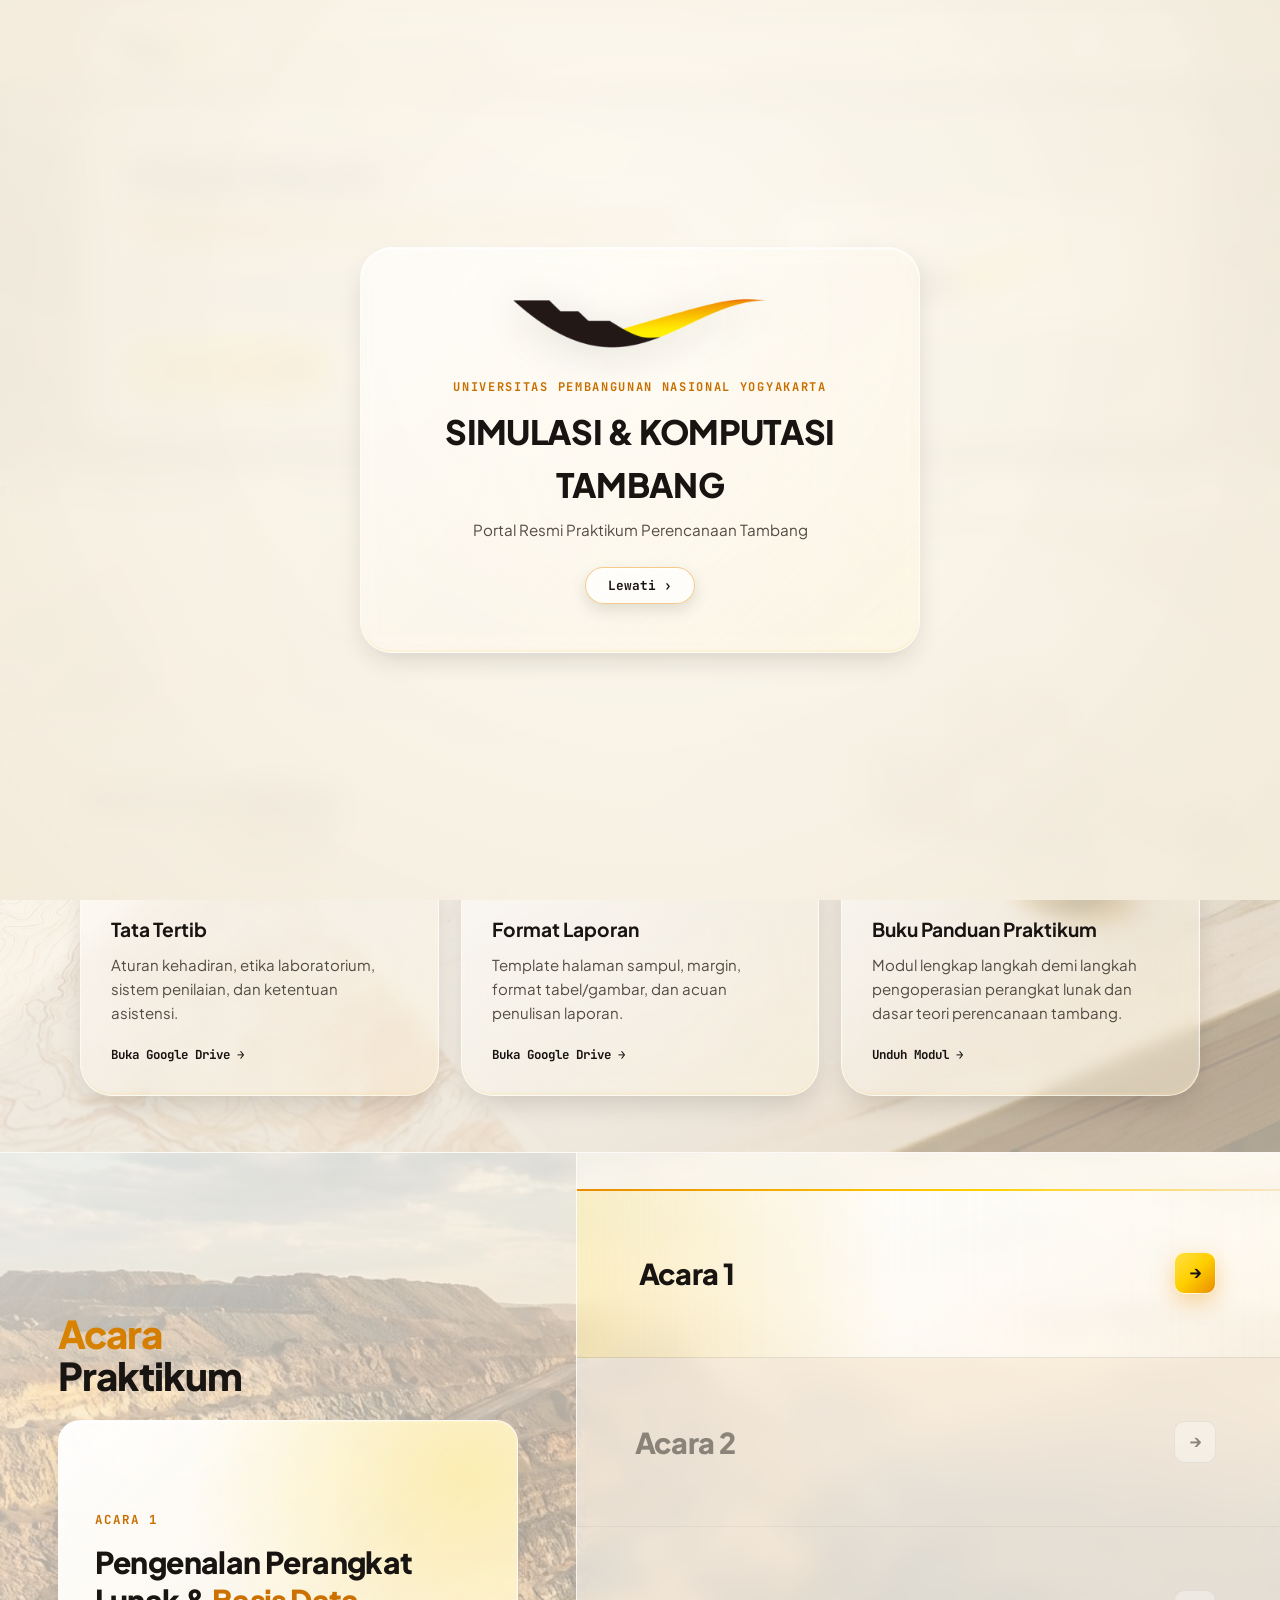
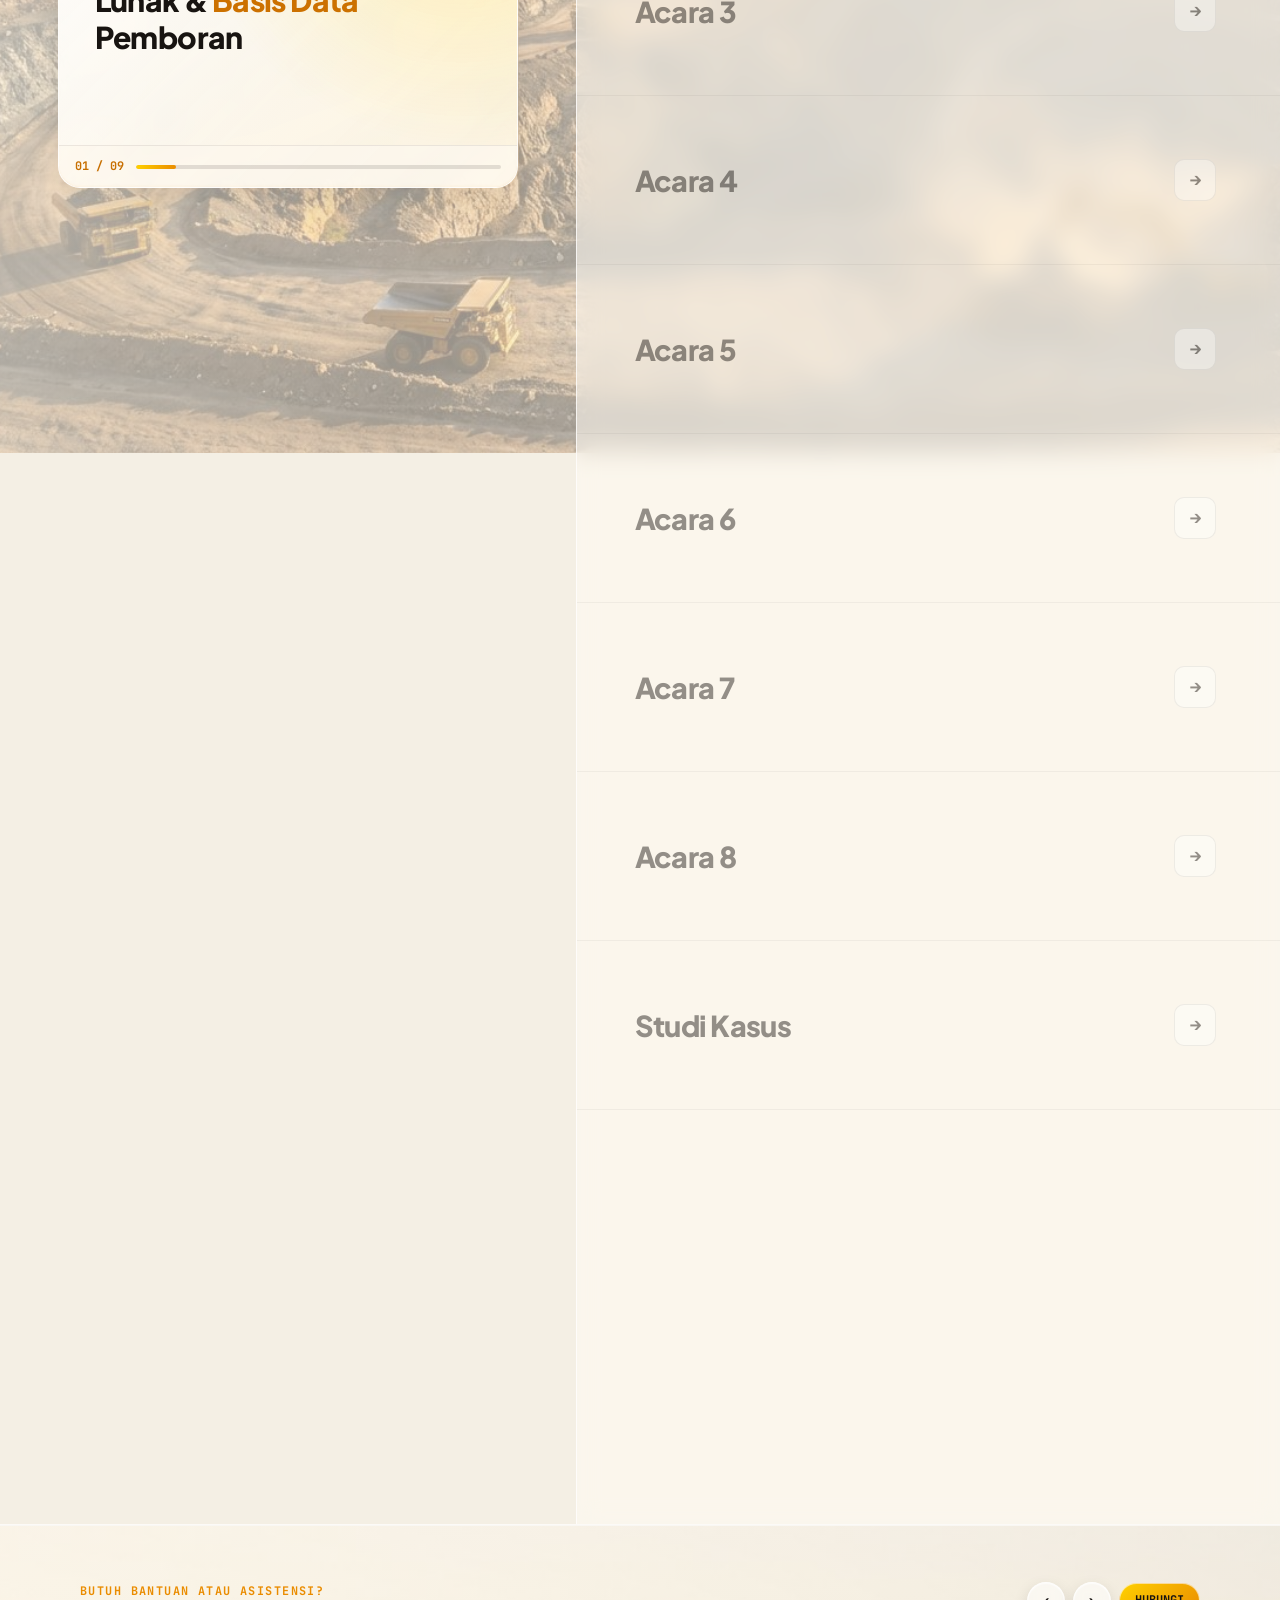
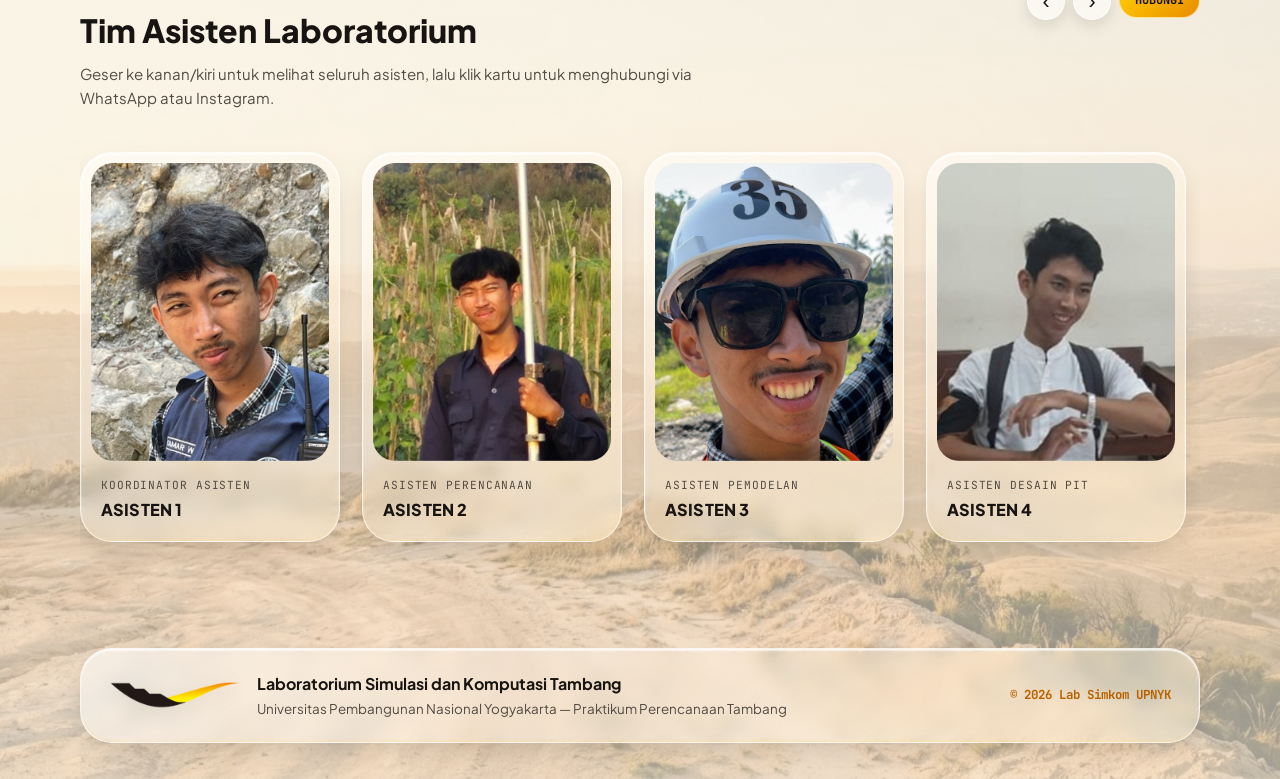
<file: index.html>
<!DOCTYPE html>
<html lang="id">
<head>
  <meta charset="UTF-8" />
  <meta name="viewport" content="width=device-width, initial-scale=1.0" />
  <meta name="color-scheme" content="only light" />
  <meta name="google-site-verification" content="trUan8e5d2ZFE9cuDqi2zqMJDxaG5qKQFg_hDj71elA" />
  <link rel="canonical" href="https://labsimkom-upnyk.github.io/" />
  <title>Laboratorium Simulasi &amp; Komputasi Tambang — UPN Yogyakarta</title>
  <link rel="icon" type="image/png" href="assets/favicon.png" />
  <link rel="apple-touch-icon" href="assets/favicon.png" />
  <meta
    name="description"
    content="Portal resmi Praktikum Perencanaan Tambang — Laboratorium Simulasi dan Komputasi Tambang, Universitas Pembangunan Nasional Yogyakarta."
  />
  <link rel="preconnect" href="https://fonts.googleapis.com" />
  <link rel="preconnect" href="https://fonts.gstatic.com" crossorigin />
  <link
    href="https://fonts.googleapis.com/css2?family=JetBrains+Mono:wght@500;700&family=Plus+Jakarta+Sans:wght@400;500;600;700;800&display=swap"
    rel="stylesheet"
  />
  <link rel="stylesheet" href="style.css" />
</head>
<body>
  <!-- Latar atmosfer cair (gradien statis ringan tanpa filter blur animasi agar tetap 60fps) -->
  <div class="ambient-backdrop" aria-hidden="true">
    <div class="ambient-topo"></div>
  </div>

  <!-- Tanda sudut teknis (registration marks) ala blueprint tambang -->
  <div class="corner-mark tl" aria-hidden="true"></div>
  <div class="corner-mark tr" aria-hidden="true"></div>
  <div class="corner-mark bl" aria-hidden="true"></div>
  <div class="corner-mark br" aria-hidden="true"></div>

  <!-- =========================================================
       1. SPLASH SCREEN PEMBUKA (hilang otomatis dalam 3.2 detik)
       ========================================================= -->
  <div id="splash-overlay" class="splash-overlay" role="dialog" aria-label="Layar Pembuka">
    <div class="splash-content lg-panel">
      <img
        src="assets/logo-swoosh.png"
        alt="Logo Laboratorium Simulasi dan Komputasi Tambang"
        class="splash-logo"
      />
      <p class="splash-kicker">UNIVERSITAS PEMBANGUNAN NASIONAL YOGYAKARTA</p>
      <h1 class="splash-title">SIMULASI &amp; KOMPUTASI TAMBANG</h1>
      <p class="splash-subtitle">Portal Resmi Praktikum Perencanaan Tambang</p>
      <button id="splash-skip" class="splash-skip lg-pill" type="button">Lewati &rsaquo;</button>
    </div>
  </div>
  <script>
    (function () {
      var fromParam = new URLSearchParams(window.location.search).get("from") === "acara";
      var fromStorage = false;
      try { fromStorage = sessionStorage.getItem("simkom_from_acara") === "1"; } catch (_) {}
      var fromReferrer = document.referrer && document.referrer.indexOf("acara.html") !== -1;
      var navEntries = performance.getEntriesByType ? performance.getEntriesByType("navigation") : [];
      var isBackForward = navEntries.length > 0 && navEntries[0].type === "back_forward";
      if (fromParam || fromStorage || fromReferrer || isBackForward) {
        document.getElementById("splash-overlay").classList.add("is-quick-return");
      }
    })();
  </script>

  <!-- =========================================================
       2. HEADER / NAVIGASI ATAS (FLOATING LIQUID GLASS PILL)
       ========================================================= -->
  <header class="site-header">
    <div class="container">
      <div class="header-inner lg-panel lg-nav-shell">
        <a href="#top" class="brand">
          <img src="assets/logo-swoosh.png" alt="Logo Lab" class="brand-logo" />
          <div class="brand-text">
            <span class="brand-label">LABORATORIUM</span>
            <strong class="brand-name">Simulasi &amp; Komputasi Tambang</strong>
          </div>
        </a>

        <nav class="header-nav" aria-label="Navigasi Utama">
          <a href="#dokumen-umum">Dokumen</a>
          <a href="#acara-showcase">Acara</a>
          <a href="#tim-asisten">Asisten</a>
        </nav>
      </div>
    </div>
  </header>

  <main id="top">
    <!-- =========================================================
         3. HERO BANNER & MARQUEE (BAGIAN HORIZONTAL 1: OPEN-PIT SUNRISE)
         ========================================================= -->
    <section class="hero-section mine-band mine-band-hero">
      <div class="container">
        <div class="hero-banner lg-panel">
          <div class="hero-banner-content">
            <h2 class="hero-banner-title">
              PRAKTIKUM<br />
              <span>PERENCANAAN TAMBANG</span>
            </h2>
            <p class="hero-banner-desc">
              Laboratorium Simulasi dan Komputasi Tambang — Pusat arsip modul, tata tertib,
              format laporan, dan informasi asisten praktikum.
            </p>
            <div class="hero-actions">
              <a href="#dokumen-umum" class="btn-primary">Akses Dokumen Wajib</a>
              <a href="#acara-showcase" class="btn-secondary lg-pill">Lihat Daftar Acara</a>
            </div>
          </div>

          <div class="hero-visual" aria-hidden="true">
            <div class="hero-swoosh-card lg-panel">
              <img src="assets/logo-swoosh.png" alt="" class="hero-swoosh-img" />
            </div>
          </div>
        </div>
      </div>

      <!-- Teks berjalan (marquee) — 2 grup identik agar loop 100% mulus tanpa putus/glitch -->
      <div class="marquee-bar" aria-hidden="true">
        <div class="marquee-track">
          <div class="marquee-group">
            <span>SIMULASI &amp; KOMPUTASI TAMBANG</span>
            <span class="dot">&bull;</span>
            <span>PRAKTIKUM PERENCANAAN TAMBANG</span>
            <span class="dot">&bull;</span>
            <span>UPN YOGYAKARTA</span>
            <span class="dot">&bull;</span>
            <span>MINE DESIGN &amp; SCHEDULING</span>
            <span class="dot">&bull;</span>
            <span>SIMULASI &amp; KOMPUTASI TAMBANG</span>
            <span class="dot">&bull;</span>
            <span>PRAKTIKUM PERENCANAAN TAMBANG</span>
            <span class="dot">&bull;</span>
            <span>UPN YOGYAKARTA</span>
            <span class="dot">&bull;</span>
            <span>MINE DESIGN &amp; SCHEDULING</span>
            <span class="dot">&bull;</span>
          </div>
          <div class="marquee-group">
            <span>SIMULASI &amp; KOMPUTASI TAMBANG</span>
            <span class="dot">&bull;</span>
            <span>PRAKTIKUM PERENCANAAN TAMBANG</span>
            <span class="dot">&bull;</span>
            <span>UPN YOGYAKARTA</span>
            <span class="dot">&bull;</span>
            <span>MINE DESIGN &amp; SCHEDULING</span>
            <span class="dot">&bull;</span>
            <span>SIMULASI &amp; KOMPUTASI TAMBANG</span>
            <span class="dot">&bull;</span>
            <span>PRAKTIKUM PERENCANAAN TAMBANG</span>
            <span class="dot">&bull;</span>
            <span>UPN YOGYAKARTA</span>
            <span class="dot">&bull;</span>
            <span>MINE DESIGN &amp; SCHEDULING</span>
            <span class="dot">&bull;</span>
          </div>
        </div>
      </div>
    </section>

    <!-- =========================================================
         4. SALAM PEMBUKA & DOKUMEN UMUM (BAGIAN HORIZONTAL 2: MEJA TEKNIK & PETA)
         Cara edit: ganti href="https://drive.google.com/..." dengan link folder Drive asli
         ========================================================= -->
    <section id="dokumen-umum" class="section mine-band mine-band-dokumen">
      <!-- Salam Pembuka dengan Efek Mengetik -->
      <div class="container intro-block reveal">
        <h2 class="typed-heading">
          <span id="typed-greeting"></span><span class="cursor" aria-hidden="true">|</span>
        </h2>
        <p class="intro-copy">
          Seluruh tata tertib, format laporan, hingga materi tiap acara praktikum Perencanaan
          Tambang dikumpulkan di satu halaman ini agar mudah diakses.
        </p>
      </div>

      <div class="container">
        <div class="section-header reveal">
          <div>
            <h2 class="section-title">Dokumen Umum</h2>
          </div>
          <span class="section-badge lg-pill">REF</span>
        </div>

        <div class="doc-grid">
          <a
            href="https://drive.google.com/drive/folders/1DL260wVIFwa9GalUEEsTtk2OMoZJF3aE"
            target="_blank"
            rel="noopener noreferrer"
            class="doc-card lg-panel reveal"
          >
            <span class="doc-num">01</span>
            <h3>Tata Tertib</h3>
            <p>Aturan kehadiran, etika laboratorium, sistem penilaian, dan ketentuan asistensi.</p>
            <span class="doc-link-label">Buka Google Drive &rarr;</span>
          </a>

          <a
            href="https://drive.google.com/drive/folders/1F_GwGfQdwwK6QBRptel_AIBLvNMVPJJE"
            target="_blank"
            rel="noopener noreferrer"
            class="doc-card lg-panel reveal"
          >
            <span class="doc-num">02</span>
            <h3>Format Laporan</h3>
            <p>Template halaman sampul, margin, format tabel/gambar, dan acuan penulisan laporan.</p>
            <span class="doc-link-label">Buka Google Drive &rarr;</span>
          </a>

          <a
            href="https://drive.google.com/drive/folders/1-zMuTLhX_UpdDlID4rgXIJeVytRyeJQW"
            target="_blank"
            rel="noopener noreferrer"
            class="doc-card lg-panel reveal"
          >
            <span class="doc-num">03</span>
            <h3>Buku Panduan Praktikum</h3>
            <p>Modul lengkap langkah demi langkah pengoperasian perangkat lunak dan dasar teori perencanaan tambang.</p>
            <span class="doc-link-label">Unduh Modul &rarr;</span>
          </a>
        </div>
      </div>
    </section>

    <!-- =========================================================
         5. ACARA PRAKTIKUM & STUDI KASUS (FULL-WIDTH STICKY SPLIT + LATAR STATIS TERANG)
         Catatan: Daftar acara & sandi diedit pada file data.js (ACARA_LIST & STUDI_KASUS_ITEM)
         ========================================================= -->
    <section id="acara-showcase" class="acara-ppa-section">
      <!-- Latar foto tambang statis (diam tidak ikut bergulir saat daftar kanan di-scroll) -->
      <div class="acara-bg-sticky" aria-hidden="true">
        <div class="acara-bg-photo"></div>
      </div>

      <div class="acara-split">
        <!-- Kolom Kiri (Sticky — tetap diam saat bagian kanan digulir) -->
        <div class="acara-sticky-col">
          <div class="acara-sticky-card">
            <h2 class="acara-sticky-title">
              <span>Acara</span> Praktikum
            </h2>

            <!-- Pratinjau visual yang otomatis berubah mengikuti urutan acara saat di-scroll -->
            <a id="acara-preview-link" href="acara.html?id=01" class="acara-preview-box">
              <div id="acara-preview-stage" class="acara-preview-stage"></div>
              <div class="acara-preview-bar">
                <span id="acara-preview-counter">01 / 09</span>
                <div class="acara-preview-progress">
                  <div id="acara-preview-progress-fill" class="acara-preview-progress-fill"></div>
                </div>
              </div>
            </a>
          </div>
        </div>

        <!-- Kolom Kanan (Daftar Acara 1–8 & Studi Kasus bergulir penuh sampai tepi kanan layar) -->
        <div id="acara-list" class="acara-scroll-list"></div>
      </div>
    </section>

    <!-- =========================================================
         6. TIM ASISTEN & FOOTER (PANORAMA TAMBANG TERANG)
         Catatan: Edit daftar asisten di data.js (bagian ASISTEN_LIST)
         ========================================================= -->
    <div class="mine-band mine-band-asisten">
      <section id="tim-asisten" class="section">
        <div class="container">
          <div class="section-header reveal">
            <div>
              <span class="section-kicker">BUTUH BANTUAN ATAU ASISTENSI?</span>
              <h2 class="section-title">Tim Asisten Laboratorium</h2>
              <p class="section-subtitle">
                Geser ke kanan/kiri untuk melihat seluruh asisten, lalu klik kartu untuk menghubungi via WhatsApp atau Instagram.
              </p>
            </div>
            <div class="asisten-header-controls">
              <button id="asisten-prev" class="asisten-arrow lg-pill" type="button" aria-label="Geser ke kiri">&lsaquo;</button>
              <button id="asisten-next" class="asisten-arrow lg-pill" type="button" aria-label="Geser ke kanan">&rsaquo;</button>
              <span class="section-badge badge-accent">HUBUNGI</span>
            </div>
          </div>

          <!-- Daftar asisten dirender otomatis oleh script.js dalam baris geser horizontal -->
          <div id="asisten-grid" class="asisten-grid" aria-label="Daftar Tim Asisten"></div>
        </div>
      </section>

      <!-- =========================================================
           8. FOOTER
           ========================================================= -->
      <footer class="site-footer">
        <div class="container">
          <div class="footer-inner lg-panel">
            <div class="footer-brand">
              <img src="assets/logo-swoosh.png" alt="Logo Lab" class="footer-logo" />
              <div>
                <strong>Laboratorium Simulasi dan Komputasi Tambang</strong>
                <p>Universitas Pembangunan Nasional Yogyakarta &mdash; Praktikum Perencanaan Tambang</p>
              </div>
            </div>
            <span class="footer-note">&copy; <span id="year-now"></span> Lab Simkom UPNYK</span>
          </div>
        </div>
      </footer>
    </div>
  </main>

  <script src="data.js"></script>
  <script src="script.js"></script>
</body>
</html>
</file>
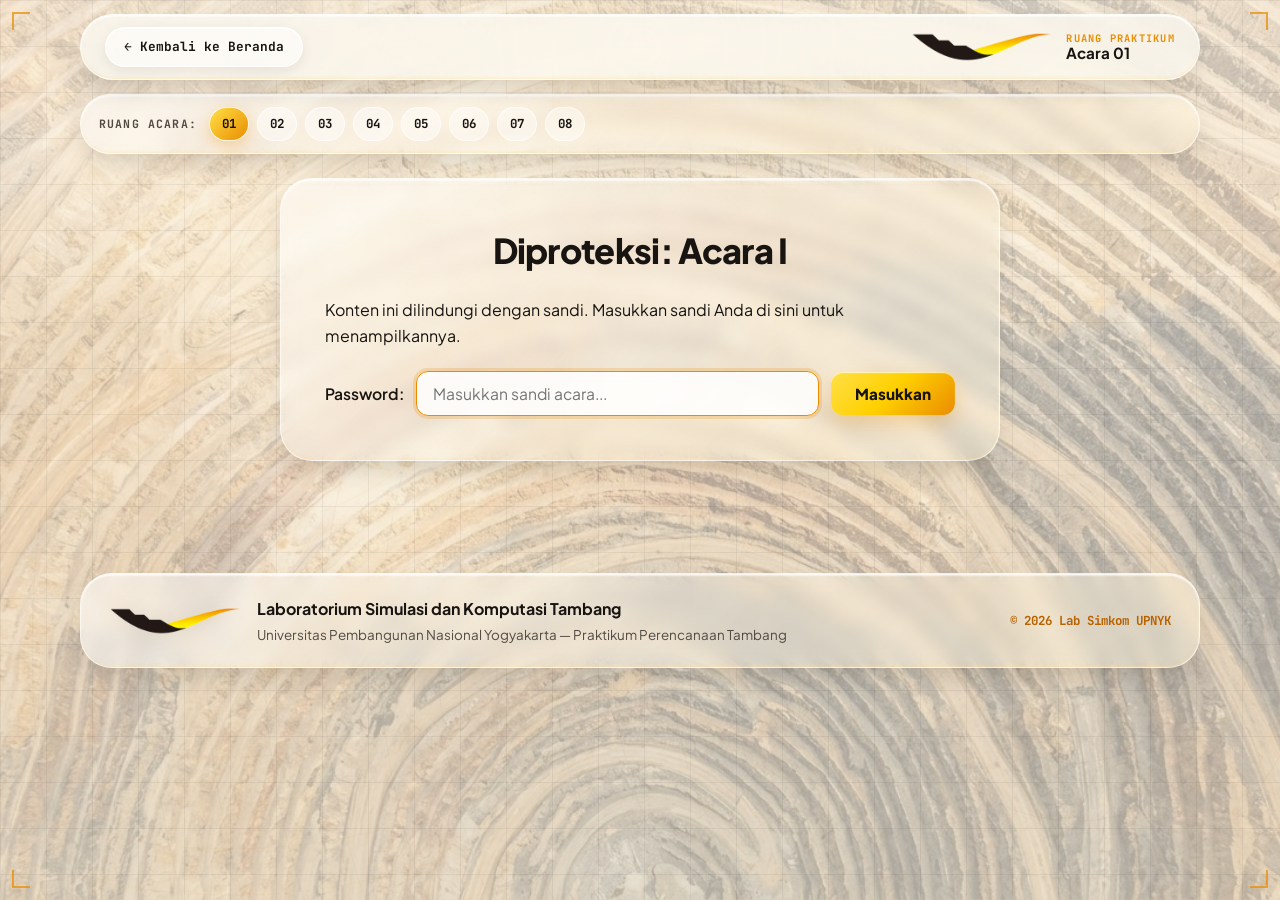
<file: acara.html>
<!DOCTYPE html>
<html lang="id">
<head>
  <meta charset="UTF-8" />
  <meta name="viewport" content="width=device-width, initial-scale=1.0" />
  <meta name="color-scheme" content="only light" />
  <title>Ruang Acara Praktikum — Lab Simulasi &amp; Komputasi Tambang UPN Yogyakarta</title>
  <link rel="icon" type="image/png" href="assets/favicon.png" />
  <link rel="apple-touch-icon" href="assets/favicon.png" />
  <meta
    name="description"
    content="Halaman ruang khusus acara Praktikum Perencanaan Tambang — Laboratorium Simulasi dan Komputasi Tambang, UPN Yogyakarta."
  />
  <link rel="preconnect" href="https://fonts.googleapis.com" />
  <link rel="preconnect" href="https://fonts.gstatic.com" crossorigin />
  <link
    href="https://fonts.googleapis.com/css2?family=JetBrains+Mono:wght@500;700&family=Plus+Jakarta+Sans:wght@400;500;600;700;800&display=swap"
    rel="stylesheet"
  />
  <link rel="stylesheet" href="style.css" />
</head>
<body class="page-acara-room">
  <!-- Latar atmosfer cair ringan (tanpa animasi blur berat agar tetap 60fps) -->
  <div class="ambient-backdrop" aria-hidden="true">
    <div class="ambient-topo"></div>
  </div>

  <!-- Tanda sudut teknis -->
  <div class="corner-mark tl" aria-hidden="true"></div>
  <div class="corner-mark tr" aria-hidden="true"></div>
  <div class="corner-mark bl" aria-hidden="true"></div>
  <div class="corner-mark br" aria-hidden="true"></div>

  <!-- =========================================================
       HEADER RUANG ACARA
       ========================================================= -->
  <header class="site-header">
    <div class="container">
      <div class="header-inner lg-panel lg-nav-shell">
        <a href="index.html?from=acara#acara-showcase" class="room-back-btn">
          &larr; Kembali ke Beranda
        </a>

        <a href="index.html?from=acara" class="brand room-brand-mini">
          <img src="assets/logo-swoosh.png" alt="Logo Lab" class="brand-logo" />
          <div class="brand-text">
            <span class="brand-label">RUANG PRAKTIKUM</span>
            <strong class="brand-name" id="room-header-title">Acara 01</strong>
          </div>
        </a>
      </div>
    </div>
  </header>

  <main id="room-main" class="room-main">
    <div class="container">
      <!-- Bar pintasan pindah ruang acara (01 - 08) -->
      <nav id="room-switcher" class="room-switcher lg-panel" aria-label="Pindah Ruang Acara"></nav>

      <!-- Gerbang Sandi Acara (tampil sebelum konten acara dibuka) -->
      <section id="room-gate" class="room-gate lg-panel" aria-labelledby="room-gate-title">
        <div class="room-gate-inner">
          <h1 id="room-gate-title" class="room-gate-title">Diproteksi: Acara I</h1>
          <p class="room-gate-desc">
            Konten ini dilindungi dengan sandi. Masukkan sandi Anda di sini untuk menampilkannya.
          </p>
          <form id="room-gate-form" class="room-gate-form" novalidate>
            <label for="room-password-input" class="room-gate-label">Password:</label>
            <input
              id="room-password-input"
              class="room-gate-input"
              type="password"
              placeholder="Masukkan sandi acara..."
              autocomplete="off"
              required
            />
            <button type="submit" class="room-gate-submit">Masukkan</button>
          </form>
          <p id="room-gate-error" class="room-gate-error" role="alert" hidden></p>
        </div>
      </section>

      <!-- Konten Ruang Acara (baru ditampilkan setelah sandi benar) -->
      <div id="room-protected-content" hidden>
        <!-- Hero Ruang Acara -->
        <section id="room-hero" class="room-hero lg-panel reveal"></section>

        <!-- Berkas & Tautan Acara (Google Drive / Dataset / Tugas) -->
        <section class="room-section">
          <div class="section-header reveal">
            <div>
              <h2 class="section-title">PPT Materi, Data &amp; Jadwal Praktikum</h2>
            </div>
            <span class="section-badge lg-pill" id="room-code-badge">ACARA 01</span>
          </div>
          <div id="room-resources" class="room-resources-grid"></div>
        </section>

        <!-- Tujuan & Langkah Pengerjaan -->
        <section class="room-section">
          <div class="room-two-col">
            <div class="room-info-card lg-panel reveal">
              <h3>Tujuan Praktikum</h3>
              <ul id="room-tujuan" class="room-list"></ul>
            </div>

            <div class="room-info-card lg-panel reveal">
              <h3>Langkah Pengerjaan</h3>
              <ol id="room-langkah" class="room-steps"></ol>
            </div>
          </div>
        </section>

        <!-- Catatan Asisten -->
        <section class="room-section">
          <div class="room-note lg-panel reveal">
            <span class="room-note-badge">CATATAN ASISTEN</span>
            <p id="room-catatan"></p>
          </div>
        </section>

        <!-- Navigasi Antar Ruang Acara -->
        <nav id="room-footer-nav" class="room-footer-nav reveal" aria-label="Navigasi Acara Sebelumnya dan Berikutnya"></nav>
      </div>
    </div>
  </main>

  <footer class="site-footer">
    <div class="container">
      <div class="footer-inner lg-panel">
        <div class="footer-brand">
          <img src="assets/logo-swoosh.png" alt="Logo Lab" class="footer-logo" />
          <div>
            <strong>Laboratorium Simulasi dan Komputasi Tambang</strong>
            <p>Universitas Pembangunan Nasional Yogyakarta &mdash; Praktikum Perencanaan Tambang</p>
          </div>
        </div>
        <span class="footer-note">&copy; <span id="year-now"></span> Lab Simkom UPNYK</span>
      </div>
    </div>
  </footer>

  <script src="data.js"></script>
  <script src="script.js"></script>
</body>
</html>
</file>
<file: style.css>
/* =========================================================================
   TEMA iOS LIQUID GLASS — LAB SIMULASI & KOMPUTASI TAMBANG UPN YOGYAKARTA
   Parameter optik disesuaikan persis dari playground liquid-glass.ybouane.com:
   Blur: 0 | Refraction: 0.88 | Chrom. Aberration: 0.055 | Edge Highlight: 0.53
   Specular: 0.16 | Fresnel: 2 | Distortion: 0.13 | Corner Radius: 32px
   Z-Radius: 30 | Opacity: 1 | Saturation: +0.05 | Shadow: 0.3 / 10px
   ========================================================================= */
:root {
  color-scheme: only light;
  --bg: #f4f1ea;
  --charcoal: #181411;
  --charcoal-soft: #2a231c;
  --text: #171310;
  --text-muted: #524b43;
  --gold: #f5b800;
  --gold-bright: #ffd000;
  --amber: #ea8c00;

  /* Variabel Parameter Liquid Glass */
  --lg-blur: 0px;
  --lg-radius: 32px;
  --lg-edge-highlight: 0.53;
  --lg-specular: 0.16;
  --lg-shadow-opacity: 0.3;
  --lg-shadow-spread: 10px;
  --lg-saturate: 1.05;

  --border: rgba(255, 255, 255, 0.55);
  --border-dark: rgba(26, 22, 19, 0.14);
  --font-sans: "Plus Jakarta Sans", -apple-system, BlinkMacSystemFont, "Segoe UI", sans-serif;
  --font-mono: "JetBrains Mono", Consolas, monospace;
}

*,
*::before,
*::after {
  box-sizing: border-box;
}

html {
  scroll-behavior: smooth;
}

body {
  margin: 0;
  font-family: var(--font-sans);
  color: var(--text);
  background-color: var(--bg);
  line-height: 1.6;
  overflow-x: clip;
  position: relative;
}

.lg-svg-defs {
  position: fixed;
  width: 0;
  height: 0;
  pointer-events: none;
}

/* =========================================================================
   LATAR ATMOSFER & BLUEPRINT (Optimal GPU: gradien statis tanpa animasi blur)
   ========================================================================= */
.ambient-backdrop {
  position: fixed;
  inset: 0;
  z-index: -2;
  overflow: hidden;
  pointer-events: none;
  background:
    radial-gradient(circle at 10% 12%, rgba(255, 214, 48, 0.42) 0%, transparent 42%),
    radial-gradient(circle at 88% 24%, rgba(234, 140, 0, 0.28) 0%, transparent 44%),
    radial-gradient(circle at 18% 78%, rgba(255, 206, 36, 0.26) 0%, transparent 46%),
    radial-gradient(circle at 84% 86%, rgba(44, 38, 33, 0.18) 0%, transparent 46%),
    linear-gradient(160deg, #faf7f0 0%, #f1ece0 52%, #e9e2d2 100%);
}

/* Grid teknik 46x46px di belakang kaca */
.ambient-backdrop::after {
  content: "";
  position: absolute;
  inset: 0;
  background-image:
    linear-gradient(to right, rgba(26, 22, 19, 0.06) 1px, transparent 1px),
    linear-gradient(to bottom, rgba(26, 22, 19, 0.06) 1px, transparent 1px);
  background-size: 46px 46px;
}

.ambient-topo {
  position: absolute;
  inset: 0;
  opacity: 0.38;
  background-image:
    repeating-radial-gradient(
      circle at 18% 28%,
      transparent 0,
      transparent 44px,
      rgba(234, 140, 0, 0.13) 45px,
      transparent 46px
    ),
    repeating-radial-gradient(
      circle at 84% 72%,
      transparent 0,
      transparent 56px,
      rgba(26, 22, 19, 0.08) 57px,
      transparent 58px
    );
}

/* =========================================================================
   KOMPONEN INTI iOS LIQUID GLASS (.lg-panel) — Dioptimalkan 60fps
   Menggunakan GPU-accelerated backdrop-filter native (tanpa SVG readback berat)
   ========================================================================= */
.lg-panel {
  --mx: 50%;
  --my: 50%;
  --lg-light: 0;
  position: relative;
  border-radius: var(--lg-radius);
  background: linear-gradient(
    135deg,
    rgba(255, 255, 255, 0.56) 0%,
    rgba(255, 252, 245, 0.30) 50%,
    rgba(255, 248, 228, 0.44) 100%
  );
  backdrop-filter: blur(8px) saturate(1.14);
  -webkit-backdrop-filter: blur(8px) saturate(1.14);
  border: 1px solid rgba(255, 255, 255, 0.65);
  box-shadow:
    0 12px 28px -8px rgba(20, 16, 12, 0.18),
    inset 0 1.5px 1.5px rgba(255, 255, 255, 0.90),
    inset 0 -1.5px 2px rgba(255, 220, 125, 0.28);
  isolation: isolate;
}

/* Lapisan 1: Sorotan cahaya natural & halus pada tepi (rim) kaca yang mengikuti kursor */
.lg-panel::before {
  content: "";
  position: absolute;
  inset: 0;
  border-radius: inherit;
  padding: 1.5px;
  pointer-events: none;
  z-index: 3;
  background: radial-gradient(
    340px circle at var(--mx) var(--my),
    rgba(255, 255, 255, 0.56) 0%,
    rgba(255, 248, 226, 0.26) 30%,
    rgba(255, 255, 255, 0.08) 60%,
    transparent 85%
  );
  -webkit-mask:
    linear-gradient(#fff 0 0) content-box,
    linear-gradient(#fff 0 0);
  -webkit-mask-composite: xor;
  mask:
    linear-gradient(#fff 0 0) content-box,
    linear-gradient(#fff 0 0);
  mask-composite: exclude;
  opacity: var(--lg-light);
  transition: opacity 0.3s ease;
}

/* Lapisan 2: Pencaran cahaya lembut dengan radius lebar di dalam permukaan kaca */
.lg-panel::after {
  content: "";
  position: absolute;
  inset: 0;
  border-radius: inherit;
  pointer-events: none;
  z-index: 1;
  background:
    radial-gradient(
      340px circle at var(--mx) var(--my),
      rgba(255, 255, 255, 0.20) 0%,
      rgba(255, 250, 236, 0.09) 38%,
      transparent 78%
    ),
    linear-gradient(
      145deg,
      rgba(255, 255, 255, 0.16) 0%,
      transparent 38%,
      transparent 74%,
      rgba(255, 242, 200, 0.10) 100%
    );
  opacity: calc(0.28 + var(--lg-light) * 0.72);
  transition: opacity 0.3s ease;
}

.lg-panel > * {
  position: relative;
  z-index: 2;
}

/* Varian Liquid Glass Champagne Terang (menjaga 1 tema terang di seluruh situs) */
.lg-panel.lg-dark {
  background: linear-gradient(
    135deg,
    rgba(255, 255, 255, 0.72) 0%,
    rgba(255, 250, 238, 0.56) 52%,
    rgba(255, 243, 214, 0.68) 100%
  );
  border: 1px solid rgba(255, 255, 255, 0.80);
  box-shadow:
    0 16px 34px -10px rgba(24, 18, 12, 0.14),
    inset 0 1.5px 1.5px rgba(255, 255, 255, 0.94),
    inset 0 -1.5px 2px rgba(234, 140, 0, 0.22);
}

.lg-panel.lg-dark::before {
  background: radial-gradient(
    360px circle at var(--mx) var(--my),
    rgba(255, 255, 255, 0.68) 0%,
    rgba(255, 234, 170, 0.30) 32%,
    rgba(255, 255, 255, 0.10) 62%,
    transparent 86%
  );
}

.lg-panel.lg-dark::after {
  background:
    radial-gradient(
      360px circle at var(--mx) var(--my),
      rgba(255, 255, 255, 0.22) 0%,
      rgba(255, 236, 178, 0.10) 40%,
      transparent 80%
    ),
    linear-gradient(
      145deg,
      rgba(255, 255, 255, 0.16) 0%,
      transparent 38%,
      transparent 74%,
      rgba(255, 214, 96, 0.10) 100%
    );
}

/* Pil kaca kecil (badge, tombol kaca) */
.lg-pill {
  backdrop-filter: blur(6px) saturate(1.1);
  -webkit-backdrop-filter: blur(6px) saturate(1.1);
  box-shadow:
    0 6px 16px rgba(20, 16, 12, 0.12),
    inset 0 1px 1px rgba(255, 255, 255, 0.65);
}

.container {
  width: min(1120px, 92%);
  margin-inline: auto;
}

/* Tanda sudut (registration marks) */
.corner-mark {
  position: fixed;
  width: 18px;
  height: 18px;
  border-color: var(--amber);
  border-style: solid;
  pointer-events: none;
  z-index: 40;
  opacity: 0.72;
}
.corner-mark.tl { top: 12px; left: 12px; border-width: 2px 0 0 2px; }
.corner-mark.tr { top: 12px; right: 12px; border-width: 2px 2px 0 0; }
.corner-mark.bl { bottom: 12px; left: 12px; border-width: 0 0 2px 2px; }
.corner-mark.br { bottom: 12px; right: 12px; border-width: 0 2px 2px 0; }

/* =========================================================================
   SPLASH SCREEN (TEMA TERANG KONSISTEN)
   ========================================================================= */
.splash-overlay {
  position: fixed;
  inset: 0;
  background: radial-gradient(circle at 50% 35%, rgba(255, 252, 244, 0.94), rgba(242, 234, 218, 0.96));
  backdrop-filter: blur(14px);
  -webkit-backdrop-filter: blur(14px);
  color: var(--charcoal);
  display: grid;
  place-items: center;
  z-index: 1000;
  padding: 24px;
  transition: opacity 0.45s ease, visibility 0.45s ease;
}

.splash-overlay.is-hidden {
  opacity: 0;
  visibility: hidden;
  pointer-events: none;
}

.splash-content {
  text-align: center;
  max-width: 560px;
  padding: clamp(30px, 5vw, 48px);
}

.splash-logo {
  width: min(260px, 68vw);
  height: auto;
  margin-bottom: 20px;
  filter: drop-shadow(0 8px 18px rgba(20, 16, 12, 0.12));
}

.splash-kicker {
  font-family: var(--font-mono);
  font-size: 0.75rem;
  font-weight: 700;
  letter-spacing: 0.14em;
  color: #c76f00;
  margin: 0 0 8px;
}

.splash-title {
  font-size: clamp(1.4rem, 4vw, 2.1rem);
  font-weight: 800;
  color: var(--charcoal);
  margin: 0 0 6px;
  letter-spacing: -0.02em;
}

.splash-subtitle {
  color: var(--text-muted);
  margin: 0 0 24px;
  font-size: 0.95rem;
}

.splash-skip {
  background: rgba(255, 255, 255, 0.72);
  color: var(--charcoal);
  border: 1px solid rgba(234, 140, 0, 0.45);
  padding: 9px 22px;
  border-radius: 999px;
  font-family: var(--font-mono);
  font-size: 0.8rem;
  font-weight: 700;
  cursor: pointer;
  transition: background 0.25s ease, color 0.25s ease, transform 0.25s ease;
}

.splash-skip:hover {
  background: linear-gradient(135deg, #ffe047, var(--amber));
  color: var(--charcoal);
  transform: scale(1.04);
}

/* Mode transisi cepat saat kembali dari halaman acara ke beranda (hanya logo lab 0,2 detik) */
.splash-overlay.is-quick-return {
  transition: opacity 0.16s ease, visibility 0.16s ease;
}

.splash-overlay.is-quick-return .splash-content {
  background: transparent;
  border: none;
  box-shadow: none;
  backdrop-filter: none;
  -webkit-backdrop-filter: none;
  padding: 0;
}

.splash-overlay.is-quick-return .splash-content::before,
.splash-overlay.is-quick-return .splash-content::after,
.splash-overlay.is-quick-return .splash-kicker,
.splash-overlay.is-quick-return .splash-title,
.splash-overlay.is-quick-return .splash-subtitle,
.splash-overlay.is-quick-return .splash-skip {
  display: none;
}

.splash-overlay.is-quick-return .splash-logo {
  margin-bottom: 0;
}

/* =========================================================================
   HEADER (FLOATING iOS LIQUID GLASS BAR)
   ========================================================================= */
.site-header {
  position: sticky;
  top: 14px;
  z-index: 60;
  padding: 0;
  pointer-events: none;
}

.header-inner {
  pointer-events: auto;
  display: flex;
  align-items: center;
  justify-content: space-between;
  gap: 16px;
  padding: 12px 24px;
  border-radius: 999px;
  background: rgba(252, 249, 242, 0.80);
  backdrop-filter: blur(18px) saturate(1.25);
  -webkit-backdrop-filter: blur(18px) saturate(1.25);
}

.brand {
  display: flex;
  align-items: center;
  gap: 12px;
  text-decoration: none;
  color: inherit;
}

.brand-logo {
  height: 30px;
  width: auto;
  object-fit: contain;
}

.brand-text {
  display: flex;
  flex-direction: column;
  line-height: 1.2;
}

.brand-label {
  font-family: var(--font-mono);
  font-size: 0.65rem;
  letter-spacing: 0.12em;
  color: var(--amber);
  font-weight: 700;
}

.brand-name {
  font-size: 0.95rem;
  font-weight: 700;
  color: var(--charcoal);
}

.header-nav {
  display: flex;
  gap: 8px;
}

.header-nav a {
  --mx: 50%;
  --my: 50%;
  --lg-light: 0;
  position: relative;
  text-decoration: none;
  color: var(--text);
  font-size: 0.86rem;
  font-weight: 600;
  padding: 8px 16px;
  border-radius: 999px;
  overflow: hidden;
  border: 1px solid transparent;
  transition: background 0.25s ease, color 0.25s ease, border-color 0.25s ease, box-shadow 0.25s ease, transform 0.25s ease;
}

.header-nav a::before {
  content: "";
  position: absolute;
  inset: 0;
  border-radius: inherit;
  pointer-events: none;
  background: radial-gradient(
    150px circle at var(--mx) var(--my),
    rgba(255, 255, 255, 0.38) 0%,
    rgba(255, 255, 255, 0.14) 48%,
    transparent 84%
  );
  opacity: 0;
  transition: opacity 0.28s ease;
}

.header-nav a:hover {
  background: linear-gradient(135deg, rgba(255, 255, 255, 0.62), rgba(255, 255, 255, 0.26));
  border-color: rgba(255, 255, 255, 0.88);
  color: var(--charcoal);
  box-shadow:
    inset 0 1.5px 1.5px rgba(255, 255, 255, 0.96),
    inset 0 -1px 2px rgba(255, 214, 96, 0.28),
    0 6px 18px rgba(20, 16, 12, 0.10);
}

.header-nav a:hover::before {
  opacity: 1;
}

/* =========================================================================
   BAGIAN HORIZONTAL DENGAN LATAR FOTO PERTAMBANGAN BERBEDA TIAP SEKSI
   Menggunakan background-image statis (60fps, tanpa parallax lag)
   ========================================================================= */
.mine-band {
  position: relative;
  background-size: cover;
  background-position: center;
  background-repeat: no-repeat;
  border-top: 1px solid rgba(255, 255, 255, 0.45);
}

.mine-band-hero {
  border-top: none;
  margin-top: -78px;
  padding-top: 112px;
  background-image:
    linear-gradient(
      180deg,
      rgba(252, 248, 239, 0.54) 0%,
      rgba(249, 243, 230, 0.42) 55%,
      rgba(247, 240, 226, 0.58) 100%
    ),
    url("assets/bg-hero-mine.jpg");
}

.mine-band-dokumen {
  padding-top: 22px;
  padding-bottom: 68px;
  background-image:
    linear-gradient(
      180deg,
      rgba(250, 246, 236, 0.68) 0%,
      rgba(248, 242, 230, 0.56) 55%,
      rgba(244, 237, 224, 0.66) 100%
    ),
    url("assets/bg-dokumen-mine.jpg");
}

.mine-band-asisten {
  background-image:
    linear-gradient(
      180deg,
      rgba(250, 245, 235, 0.68) 0%,
      rgba(246, 238, 224, 0.52) 56%,
      rgba(245, 238, 224, 0.66) 100%
    ),
    url("assets/bg-asisten-mine.jpg");
}

/* Latar foto aerial topografi tambang untuk halaman ruang acara (acara.html) */
.page-acara-room .ambient-backdrop {
  background-image:
    linear-gradient(
      180deg,
      rgba(250, 246, 236, 0.72) 0%,
      rgba(245, 238, 224, 0.64) 55%,
      rgba(238, 230, 214, 0.72) 100%
    ),
    url("assets/bg-panduan-mine.jpg");
  background-size: cover;
  background-position: center;
}

/* =========================================================================
   HERO BANNER & MARQUEE (TEMA TERANG KONSISTEN)
   ========================================================================= */
.hero-section {
  padding-top: 112px;
}

.hero-banner {
  color: var(--charcoal);
  padding: clamp(28px, 5vw, 52px);
  display: grid;
  grid-template-columns: 1.25fr 0.75fr;
  align-items: center;
  gap: 28px;
  overflow: hidden;
  background: linear-gradient(
    135deg,
    rgba(255, 255, 255, 0.74) 0%,
    rgba(255, 251, 242, 0.56) 54%,
    rgba(255, 245, 222, 0.68) 100%
  );
}

.hero-pill {
  display: inline-block;
  font-family: var(--font-mono);
  font-size: 0.72rem;
  font-weight: 700;
  letter-spacing: 0.1em;
  padding: 6px 14px;
  border-radius: 999px;
  background: rgba(255, 246, 214, 0.84);
  color: #b86200;
  border: 1px solid rgba(234, 140, 0, 0.36);
  box-shadow: inset 0 1px 1px rgba(255, 255, 255, 0.85);
  margin-bottom: 14px;
}

.hero-banner-title {
  margin: 0 0 14px;
  font-size: clamp(1.7rem, 4vw, 2.7rem);
  font-weight: 800;
  line-height: 1.15;
  letter-spacing: -0.02em;
  color: var(--charcoal);
}

.hero-banner-title span {
  background: linear-gradient(90deg, #d88300, #c46400);
  -webkit-background-clip: text;
  background-clip: text;
  color: transparent;
}

.hero-banner-desc {
  margin: 0 0 24px;
  color: var(--text-muted);
  max-width: 540px;
  font-size: 0.98rem;
}

.hero-actions {
  display: flex;
  flex-wrap: wrap;
  gap: 12px;
}

.btn-primary,
.btn-secondary {
  display: inline-flex;
  align-items: center;
  justify-content: center;
  padding: 12px 22px;
  border-radius: 999px;
  font-weight: 700;
  font-size: 0.9rem;
  text-decoration: none;
  transition: transform 0.25s cubic-bezier(0.22, 1, 0.36, 1), box-shadow 0.25s ease, background 0.25s ease;
}

.btn-primary {
  background: linear-gradient(135deg, #ffe047 0%, var(--gold-bright) 48%, var(--amber) 100%);
  color: var(--charcoal);
  box-shadow:
    0 10px 24px rgba(234, 140, 0, 0.30),
    inset 0 1.5px 1px rgba(255, 255, 255, 0.72);
}

.btn-primary:hover {
  transform: translateY(-2px) scale(1.02);
  box-shadow:
    0 16px 32px rgba(234, 140, 0, 0.40),
    inset 0 1.5px 1px rgba(255, 255, 255, 0.85);
}

.btn-secondary {
  background: rgba(255, 255, 255, 0.72);
  color: var(--charcoal);
  border: 1px solid rgba(26, 22, 19, 0.16);
}

.btn-secondary:hover {
  background: rgba(255, 255, 255, 0.94);
  border-color: rgba(234, 140, 0, 0.48);
  transform: translateY(-2px) scale(1.02);
}

.hero-swoosh-card {
  border-radius: 26px;
  padding: 34px 24px;
  display: grid;
  place-items: center;
  background: linear-gradient(135deg, rgba(255, 255, 255, 0.78), rgba(255, 246, 222, 0.62));
  border: 1px solid rgba(255, 255, 255, 0.88);
}

.hero-swoosh-img {
  width: 100%;
  max-width: 260px;
  height: auto;
  filter: drop-shadow(0 8px 16px rgba(24, 18, 12, 0.12));
}

.marquee-bar {
  margin-top: 26px;
  background: rgba(255, 251, 242, 0.84);
  backdrop-filter: blur(10px);
  -webkit-backdrop-filter: blur(10px);
  color: var(--charcoal);
  padding: 11px 0;
  overflow: hidden;
  border-top: 1px solid rgba(234, 140, 0, 0.30);
  border-bottom: 1px solid rgba(234, 140, 0, 0.30);
  box-shadow: 0 4px 16px rgba(24, 18, 12, 0.06);
}

.marquee-track {
  display: flex;
  gap: 0;
  width: max-content;
  font-family: var(--font-mono);
  font-size: 0.78rem;
  letter-spacing: 0.12em;
  font-weight: 700;
  will-change: transform;
  animation: marquee 44s linear infinite;
}

.marquee-group {
  display: flex;
  flex-shrink: 0;
  align-items: center;
  gap: 24px;
  padding-right: 24px;
  white-space: nowrap;
}

.marquee-track .dot {
  color: var(--amber);
}

@keyframes marquee {
  from { transform: translate3d(0, 0, 0); }
  to { transform: translate3d(-50%, 0, 0); }
}

.intro-block {
  padding: 28px 0 38px;
  text-align: center;
  max-width: 720px;
}

.eyebrow {
  font-family: var(--font-mono);
  font-size: 0.75rem;
  letter-spacing: 0.14em;
  color: var(--amber);
  font-weight: 700;
}

.typed-heading {
  font-size: clamp(1.8rem, 4vw, 2.5rem);
  font-weight: 800;
  margin: 10px 0 12px;
  color: var(--charcoal);
  min-height: 1.3em;
}

.cursor {
  color: var(--amber);
  animation: blink 0.9s infinite;
}

@keyframes blink {
  0%, 50% { opacity: 1; }
  51%, 100% { opacity: 0; }
}

.intro-copy {
  color: var(--text-muted);
  margin: 0;
}

/* =========================================================================
   SECTIONS & DOKUMEN UMUM (2 KARTU LIQUID GLASS + EFEK MELAYANG)
   ========================================================================= */
.section {
  padding: 56px 0;
}

.section-alt {
  background: linear-gradient(
    180deg,
    rgba(255, 255, 255, 0.18) 0%,
    rgba(255, 246, 224, 0.24) 50%,
    rgba(255, 255, 255, 0.14) 100%
  );
  border-top: 1px solid rgba(255, 255, 255, 0.52);
  border-bottom: 1px solid rgba(255, 255, 255, 0.52);
}

.section-header {
  display: flex;
  align-items: flex-start;
  justify-content: space-between;
  gap: 16px;
  margin-bottom: 28px;
}

.section-kicker {
  font-family: var(--font-mono);
  font-size: 0.74rem;
  letter-spacing: 0.12em;
  color: var(--amber);
  font-weight: 700;
  display: block;
  margin-bottom: 4px;
}

.section-title {
  margin: 0;
  font-size: clamp(1.45rem, 3vw, 2rem);
  font-weight: 800;
  color: var(--charcoal);
}

.section-subtitle {
  margin: 6px 0 0;
  color: var(--text-muted);
  max-width: 620px;
  font-size: 0.94rem;
}

.section-badge {
  font-family: var(--font-mono);
  font-size: 0.75rem;
  font-weight: 700;
  padding: 7px 15px;
  border-radius: 999px;
  background: rgba(255, 250, 236, 0.84);
  color: #b86200;
  border: 1px solid rgba(234, 140, 0, 0.36);
  flex-shrink: 0;
}

.badge-accent {
  background: linear-gradient(135deg, var(--gold-bright), var(--amber));
  color: var(--charcoal);
  border: 1px solid rgba(255, 255, 255, 0.6);
}

.doc-grid {
  display: grid;
  grid-template-columns: repeat(3, 1fr);
  gap: 22px;
}

.doc-card {
  padding: 30px;
  text-decoration: none;
  color: inherit;
  display: flex;
  flex-direction: column;
  will-change: auto;
  transition:
    transform 0.36s cubic-bezier(0.22, 1, 0.36, 1),
    box-shadow 0.36s cubic-bezier(0.22, 1, 0.36, 1),
    border-color 0.36s ease,
    opacity 0.55s ease;
}

.doc-card:hover {
  transform: translateY(-7px) scale(1.028);
  border-color: rgba(255, 255, 255, 0.92);
  box-shadow:
    0 26px 52px -10px rgba(20, 16, 12, 0.28),
    0 12px 26px 4px rgba(20, 16, 12, 0.10),
    inset 0 2px 2px rgba(255, 255, 255, 0.95),
    inset 0 -2px 4px rgba(255, 208, 0, 0.36),
    inset 2px 0 3px rgba(255, 198, 92, 0.28),
    inset -2px 0 3px rgba(145, 215, 255, 0.28),
    inset 0 0 28px rgba(255, 255, 255, 0.34);
}

.doc-num {
  font-family: var(--font-mono);
  font-size: 0.82rem;
  font-weight: 700;
  color: var(--amber);
  margin-bottom: 10px;
}

.doc-card h3 {
  margin: 0 0 8px;
  font-size: 1.2rem;
  color: var(--charcoal);
}

.doc-card p {
  margin: 0 0 20px;
  color: var(--text-muted);
  font-size: 0.94rem;
  flex: 1;
}

.doc-link-label {
  display: inline-block;
  font-family: var(--font-mono);
  font-size: 0.78rem;
  font-weight: 700;
  color: var(--charcoal);
  transition: transform 0.3s cubic-bezier(0.22, 1, 0.36, 1), color 0.3s ease;
}

.doc-card:hover .doc-link-label {
  transform: translateX(4px);
  color: var(--amber);
}

/* =========================================================================
   ACARA SHOWCASE (GAYA STICKY SPLIT ALA PPA — KIRI DIAM, KANAN BERGULIR)
   ========================================================================= */
/* =========================================================================
   ACARA SHOWCASE (FULL-WIDTH 100% ALA PPA — TEMA TERANG KONSISTEN + LATAR STATIS)
   Latar foto tambang cerah diam tidak ikut gulir; kiri sticky; kanan bergulir dengan kilatan kiri->kanan
   ========================================================================= */
.acara-ppa-section {
  position: relative;
  width: 100%;
  padding: 0;
  overflow: clip;
  border-top: 1px solid rgba(255, 255, 255, 0.72);
  border-bottom: 1px solid rgba(255, 255, 255, 0.72);
  background-color: #f4efe4;
}

/* Lapisan latar foto tambang statis terang (sticky 100vh = diam di layar tanpa lag) */
.acara-bg-sticky {
  position: absolute;
  inset: 0;
  z-index: 0;
  pointer-events: none;
}

.acara-bg-photo {
  position: sticky;
  top: 0;
  width: 100%;
  height: 100vh;
  background-image:
    linear-gradient(
      115deg,
      rgba(252, 248, 239, 0.74) 0%,
      rgba(249, 243, 230, 0.60) 46%,
      rgba(247, 240, 226, 0.68) 100%
    ),
    url("assets/bg-acara-mine.jpg");
  background-size: cover;
  background-position: center;
  background-repeat: no-repeat;
}

.acara-split {
  position: relative;
  z-index: 1;
  width: 100%;
  display: grid;
  grid-template-columns: 45% 55%;
  gap: 0;
  align-items: stretch;
  color: var(--charcoal);
}

/* Kolom Kiri (Sticky mengikuti scroll sampai item terakhir) */
.acara-sticky-col {
  position: sticky;
  top: 82px;
  align-self: start;
  z-index: 2;
}

.acara-sticky-card {
  color: var(--charcoal);
  width: 100%;
  padding: clamp(22px, 3.6vh, 42px) clamp(28px, 4.5vw, 68px);
  min-height: calc(100vh - 104px);
  display: flex;
  flex-direction: column;
  justify-content: center;
  max-width: 640px;
  margin-left: auto;
}

.acara-sticky-title {
  margin: 0 0 24px;
  font-size: clamp(1.85rem, 3vw, 2.55rem);
  font-weight: 800;
  line-height: 1.08;
  letter-spacing: -0.025em;
  color: var(--charcoal);
}

.acara-sticky-title span {
  display: block;
  background: linear-gradient(90deg, #d88300, #c46400);
  -webkit-background-clip: text;
  background-clip: text;
  color: transparent;
}

/* Kotak pratinjau judul acara & narasi studi kasus bergaya Liquid Glass Terang */
.acara-preview-box {
  display: block;
  width: 100%;
  text-decoration: none;
  border-radius: 22px;
  overflow: hidden;
  border: 1px solid rgba(255, 255, 255, 0.86);
  background: linear-gradient(
    135deg,
    rgba(255, 255, 255, 0.78) 0%,
    rgba(255, 251, 241, 0.62) 54%,
    rgba(255, 246, 224, 0.74) 100%
  );
  backdrop-filter: blur(14px) saturate(1.18);
  -webkit-backdrop-filter: blur(14px) saturate(1.18);
  box-shadow:
    0 18px 38px -10px rgba(24, 18, 12, 0.14),
    inset 0 1.5px 1.5px rgba(255, 255, 255, 0.94),
    inset 0 -1.5px 2px rgba(234, 140, 0, 0.20);
  transition: transform 0.35s cubic-bezier(0.22, 1, 0.36, 1), border-color 0.3s ease, box-shadow 0.35s ease;
}

.acara-preview-box:hover {
  transform: scale(1.015);
  border-color: rgba(234, 140, 0, 0.62);
  box-shadow:
    0 24px 46px -10px rgba(24, 18, 12, 0.18),
    inset 0 1.5px 1.5px rgba(255, 255, 255, 0.96);
}

.acara-preview-stage {
  position: relative;
  width: 100%;
  height: clamp(245px, 36vh, 325px);
  overflow: hidden;
  background: linear-gradient(135deg, rgba(255, 255, 255, 0.45) 0%, rgba(255, 246, 222, 0.40) 100%);
}

@media (max-height: 720px) and (min-width: 861px) {
  .acara-sticky-card {
    padding: 18px clamp(24px, 4vw, 52px);
    min-height: calc(100vh - 84px);
  }
  .acara-sticky-title {
    font-size: 1.7rem;
    margin-bottom: 16px;
  }
  .acara-preview-stage {
    height: 215px;
  }
  .acara-preview-fallback-title {
    font-size: clamp(1.3rem, 2vw, 1.75rem);
  }
  .acara-preview-fallback.has-narrative .acara-preview-fallback-title {
    font-size: clamp(1.15rem, 1.65vw, 1.45rem);
  }
  .acara-preview-narrative {
    font-size: 0.84rem;
    margin-top: 8px;
  }
}

.acara-preview-slide {
  position: absolute;
  inset: 0;
  opacity: 0;
  visibility: hidden;
  transform: scale(1.03) translateY(6px);
  transition:
    opacity 0.22s ease,
    transform 0.28s cubic-bezier(0.22, 1, 0.36, 1),
    visibility 0.22s ease;
  pointer-events: none;
}

.acara-preview-slide.is-active {
  opacity: 1;
  visibility: visible;
  transform: scale(1) translateY(0);
  pointer-events: auto;
}

.acara-preview-slide img {
  width: 100%;
  height: 100%;
  object-fit: cover;
  display: block;
}

.acara-preview-fallback {
  width: 100%;
  height: 100%;
  padding: clamp(24px, 3vw, 36px);
  display: flex;
  flex-direction: column;
  justify-content: center;
  align-items: flex-start;
  text-align: left;
  background:
    radial-gradient(circle at 88% 16%, rgba(255, 208, 0, 0.24) 0%, transparent 56%),
    linear-gradient(135deg, rgba(255, 255, 255, 0.70) 0%, rgba(255, 248, 232, 0.52) 100%);
}

.acara-preview-fallback-num {
  font-family: var(--font-mono);
  font-size: 0.78rem;
  font-weight: 700;
  letter-spacing: 0.16em;
  color: #c76f00;
  margin-bottom: 14px;
}

.acara-preview-fallback-title {
  font-size: clamp(1.5rem, 2.35vw, 2.15rem);
  font-weight: 800;
  color: var(--charcoal);
  line-height: 1.24;
  letter-spacing: -0.02em;
}

.acara-preview-fallback.has-narrative .acara-preview-fallback-num {
  margin-bottom: 10px;
}

.acara-preview-fallback.has-narrative .acara-preview-fallback-title {
  font-size: clamp(1.28rem, 1.9vw, 1.72rem);
  line-height: 1.22;
}

.acara-preview-narrative {
  margin: 12px 0 0;
  color: var(--text-muted);
  font-size: clamp(0.88rem, 1.05vw, 0.98rem);
  font-weight: 500;
  line-height: 1.56;
}

.acara-title-accent {
  color: #cc7100;
}

.acara-preview-bar {
  display: flex;
  align-items: center;
  gap: 12px;
  padding: 11px 16px;
  background: rgba(255, 252, 244, 0.76);
  border-top: 1px solid rgba(26, 22, 19, 0.08);
}

#acara-preview-counter {
  font-family: var(--font-mono);
  font-size: 0.74rem;
  font-weight: 700;
  color: #c76f00;
  white-space: nowrap;
}

.acara-preview-progress {
  flex: 1;
  height: 3.5px;
  border-radius: 999px;
  background: rgba(26, 22, 19, 0.12);
  overflow: hidden;
}

.acara-preview-progress-fill {
  height: 100%;
  width: 11.11%;
  border-radius: 999px;
  background: linear-gradient(90deg, var(--gold-bright), var(--amber));
  transition: width 0.42s cubic-bezier(0.22, 1, 0.36, 1);
}

/* Kolom Kanan (Daftar Acara 1–8 & Studi Kasus — Liquid Glass Terang + ruang scroll bawah ala PPA) */
.acara-scroll-list {
  display: flex;
  flex-direction: column;
  padding-top: clamp(16px, 4vh, 40px);
  padding-bottom: 46vh;
  border-left: 1px solid rgba(255, 255, 255, 0.72);
  background: rgba(255, 252, 245, 0.56);
  backdrop-filter: blur(12px) saturate(1.16);
  -webkit-backdrop-filter: blur(12px) saturate(1.16);
}

.acara-row {
  position: relative;
  display: grid;
  grid-template-columns: 1fr 48px;
  gap: 20px;
  align-items: center;
  padding: clamp(44px, 7vh, 70px) clamp(28px, 4.5vw, 68px);
  text-decoration: none;
  color: var(--charcoal);
  border-bottom: 1px solid rgba(26, 22, 19, 0.10);
  overflow: hidden;
  opacity: 0.46;
  transition:
    opacity 0.38s cubic-bezier(0.22, 1, 0.36, 1),
    background-color 0.38s ease;
}

/* Garis cahaya horizontal di sisi atas baris yang melaju dari kiri ke kanan saat aktif */
.acara-row::before {
  content: "";
  position: absolute;
  top: 0;
  left: 0;
  right: 0;
  height: 2.5px;
  background: linear-gradient(
    90deg,
    var(--amber) 0%,
    var(--gold-bright) 58%,
    rgba(234, 140, 0, 0.16) 100%
  );
  transform: scaleX(0);
  transform-origin: left center;
  transition: transform 0.65s cubic-bezier(0.22, 1, 0.36, 1);
  z-index: 2;
}

/* Kilatan cahaya (light sweep) terang emas-putih yang menyapu dari kiri ke kanan saat aktif / hover */
.acara-row::after {
  content: "";
  position: absolute;
  inset: 0;
  pointer-events: none;
  z-index: 1;
  background: linear-gradient(
    100deg,
    transparent 0%,
    rgba(255, 208, 0, 0.10) 24%,
    rgba(255, 255, 255, 0.80) 46%,
    rgba(255, 196, 36, 0.24) 64%,
    transparent 88%
  );
  transform: translateX(-115%);
  opacity: 0;
}

.acara-row > * {
  position: relative;
  z-index: 2;
}

/* State aktif saat di-scroll ke posisi fokus atau saat di-hover (tema terang serasi) */
.acara-row.is-active,
.acara-row:hover {
  opacity: 1;
  background: linear-gradient(
    90deg,
    rgba(255, 208, 0, 0.16) 0%,
    rgba(255, 255, 255, 0.66) 45%,
    rgba(255, 252, 244, 0.32) 100%
  );
}

.acara-row.is-active::before,
.acara-row:hover::before {
  transform: scaleX(1);
}

.acara-row.is-active::after {
  animation: ppa-row-light-sweep 1.05s cubic-bezier(0.22, 1, 0.36, 1) forwards;
}

.acara-row:hover:not(.is-active)::after {
  animation: ppa-row-light-sweep 0.9s cubic-bezier(0.22, 1, 0.36, 1) forwards;
}

@keyframes ppa-row-light-sweep {
  0% {
    transform: translateX(-115%);
    opacity: 0;
  }
  18% {
    opacity: 1;
  }
  82% {
    opacity: 0.9;
  }
  100% {
    transform: translateX(120%);
    opacity: 0;
  }
}

.acara-row-content h3 {
  margin: 0;
  font-size: clamp(1.38rem, 2.25vw, 1.9rem);
  font-weight: 800;
  color: var(--charcoal);
  line-height: 1.2;
  letter-spacing: -0.02em;
  transition: color 0.25s ease, transform 0.3s cubic-bezier(0.22, 1, 0.36, 1);
}

.acara-row:hover .acara-row-content h3,
.acara-row.is-active .acara-row-content h3 {
  transform: translateX(4px);
}

/* Kotak ikon kanan ala PPA (kaca terang, menyala emas-amber saat aktif/hover) */
.acara-row-badge {
  width: 42px;
  height: 42px;
  border-radius: 10px;
  display: grid;
  place-items: center;
  background: rgba(255, 255, 255, 0.76);
  color: var(--charcoal);
  border: 1px solid rgba(26, 22, 19, 0.14);
  font-size: 1.05rem;
  font-weight: 700;
  transition:
    background 0.32s ease,
    color 0.32s ease,
    border-color 0.32s ease,
    transform 0.32s cubic-bezier(0.22, 1, 0.36, 1),
    box-shadow 0.32s ease;
}

.acara-row.is-active .acara-row-badge,
.acara-row:hover .acara-row-badge {
  background: linear-gradient(135deg, #ffe047 0%, var(--gold-bright) 48%, var(--amber) 100%);
  color: var(--charcoal);
  border-color: rgba(255, 255, 255, 0.80);
  box-shadow: 0 8px 22px rgba(234, 140, 0, 0.34);
}

.acara-row:hover .acara-row-badge {
  transform: translateX(3px) scale(1.06);
}

/* Tetap dipertahankan untuk placeholder visual di halaman ruang acara (acara.html) */
.acara-placeholder-graphic {
  position: relative;
  z-index: 1;
  width: 100%;
  height: 100%;
  border-radius: 19px;
  background: linear-gradient(135deg, rgba(255, 253, 246, 0.92) 0%, rgba(255, 240, 202, 0.84) 100%);
  border: 1px solid rgba(234, 140, 0, 0.24);
  display: grid;
  place-items: center;
  text-align: center;
  padding: 16px;
  color: var(--charcoal);
  box-shadow: inset 0 1.5px 1px rgba(255, 255, 255, 0.92);
}

.acara-placeholder-graphic span {
  font-family: var(--font-mono);
  font-size: 2rem;
  font-weight: 700;
  color: #c76f00;
  display: block;
}

.acara-placeholder-graphic small {
  color: var(--text-muted);
  font-size: 0.78rem;
}

.acara-body {
  position: relative;
  z-index: 1;
  transition: filter 0.35s ease, opacity 0.35s ease;
}

.acara-item:has(.acara-visual:hover) .acara-body {
  filter: blur(1.8px);
  opacity: 0.72;
}

.acara-body-kicker {
  font-family: var(--font-mono);
  font-size: 0.76rem;
  color: var(--amber);
  font-weight: 700;
}

.acara-body h3 {
  margin: 6px 0 10px;
  font-size: 1.25rem;
  color: var(--charcoal);
}

.acara-body p {
  margin: 0 0 16px;
  color: var(--text-muted);
  font-size: 0.94rem;
}

.acara-drive-btn {
  display: inline-flex;
  align-items: center;
  gap: 8px;
  font-family: var(--font-mono);
  font-size: 0.8rem;
  font-weight: 700;
  text-decoration: none;
  color: var(--charcoal);
  background: rgba(255, 255, 255, 0.54);
  border: 1px solid rgba(255, 255, 255, 0.78);
  padding: 9px 16px;
  border-radius: 999px;
  box-shadow:
    0 4px 14px rgba(20, 16, 12, 0.08),
    inset 0 1px 1px rgba(255, 255, 255, 0.9);
  transition: background 0.22s ease, border-color 0.22s ease, transform 0.22s ease;
}

.acara-drive-btn:hover {
  background: linear-gradient(135deg, #ffe047, var(--gold-bright));
  border-color: rgba(255, 255, 255, 0.92);
  transform: translateY(-1px);
}

/* =========================================================================
   HIGHLIGHT CARDS (STUDY CASE & BUKU PANDUAN)
   ========================================================================= */
.highlight-stack {
  display: grid;
  grid-template-columns: 1fr 1fr;
  gap: 22px;
}

.highlight-card {
  display: flex;
  align-items: center;
  gap: 18px;
  padding: 28px;
  text-decoration: none;
  color: inherit;
  will-change: auto;
  transition:
    transform 0.36s cubic-bezier(0.22, 1, 0.36, 1),
    box-shadow 0.36s cubic-bezier(0.22, 1, 0.36, 1),
    border-color 0.36s ease,
    opacity 0.55s ease;
}

.highlight-card:hover {
  transform: translateY(-7px) scale(1.028);
  box-shadow:
    0 26px 52px -10px rgba(20, 16, 12, 0.30),
    0 12px 26px 4px rgba(20, 16, 12, 0.14),
    inset 0 2px 2px rgba(255, 255, 255, 0.65);
}

.highlight-study {
  color: #ffffff;
}

.highlight-guide {
  background: linear-gradient(
    135deg,
    rgba(255, 247, 218, 0.62) 0%,
    rgba(255, 234, 170, 0.32) 55%,
    rgba(255, 255, 255, 0.44) 100%
  );
  border-color: rgba(255, 224, 130, 0.72);
}

.highlight-badge {
  width: 54px;
  height: 54px;
  border-radius: 18px;
  display: grid;
  place-items: center;
  font-family: var(--font-mono);
  font-weight: 700;
  font-size: 1rem;
  flex-shrink: 0;
  box-shadow: inset 0 1px 1px rgba(255, 255, 255, 0.55);
}

.highlight-study .highlight-badge {
  background: linear-gradient(135deg, #ffe24d, var(--amber));
  color: var(--charcoal);
}

.highlight-guide .highlight-badge {
  background: rgba(24, 20, 17, 0.86);
  color: var(--gold-bright);
}

.highlight-kicker {
  font-family: var(--font-mono);
  font-size: 0.7rem;
  letter-spacing: 0.1em;
  display: block;
  margin-bottom: 4px;
  color: var(--amber);
  font-weight: 700;
}

.highlight-body h3 {
  margin: 0 0 6px;
  font-size: 1.12rem;
}

.highlight-body p {
  margin: 0;
  font-size: 0.88rem;
  opacity: 0.86;
}

.highlight-cta {
  margin-left: auto;
  font-family: var(--font-mono);
  font-size: 0.78rem;
  font-weight: 700;
  white-space: nowrap;
}

/* =========================================================================
   TIM ASISTEN (CAROUSEL GESER HORIZONTAL + HOVER ANGKAT, BORDER EMAS, ZOOM FOTO)
   ========================================================================= */
.asisten-header-controls {
  display: flex;
  align-items: center;
  gap: 8px;
  flex-shrink: 0;
}

.asisten-arrow {
  width: 38px;
  height: 38px;
  border-radius: 999px;
  border: 1px solid rgba(255, 255, 255, 0.78);
  background: rgba(255, 255, 255, 0.56);
  color: var(--charcoal);
  font-size: 1.35rem;
  line-height: 1;
  display: grid;
  place-items: center;
  cursor: pointer;
  transition: transform 0.2s ease, background 0.2s ease, border-color 0.2s ease;
}

.asisten-arrow:hover {
  transform: translateY(-2px);
  background: linear-gradient(135deg, #ffe047, var(--gold-bright));
  border-color: rgba(234, 140, 0, 0.55);
}

.asisten-grid {
  display: flex;
  flex-wrap: nowrap;
  gap: 22px;
  overflow-x: auto;
  overflow-y: visible;
  padding: 14px 4px 22px;
  scroll-snap-type: x proximity;
  -webkit-overflow-scrolling: touch;
  cursor: grab;
  user-select: none;
  scrollbar-width: thin;
  scrollbar-color: rgba(234, 140, 0, 0.55) rgba(26, 22, 19, 0.08);
}

.asisten-grid.is-dragging {
  cursor: grabbing;
  scroll-snap-type: none;
}

.asisten-grid::-webkit-scrollbar {
  height: 7px;
}

.asisten-grid::-webkit-scrollbar-track {
  background: rgba(26, 22, 19, 0.08);
  border-radius: 999px;
}

.asisten-grid::-webkit-scrollbar-thumb {
  background: linear-gradient(90deg, var(--gold-bright), var(--amber));
  border-radius: 999px;
}

.asisten-card {
  flex: 0 0 260px;
  scroll-snap-align: start;
  overflow: hidden;
  cursor: pointer;
  text-align: left;
  padding: 10px;
  font-family: inherit;
  will-change: auto;
  transition:
    transform 0.36s cubic-bezier(0.22, 1, 0.36, 1),
    box-shadow 0.36s cubic-bezier(0.22, 1, 0.36, 1),
    border-color 0.3s ease,
    opacity 0.55s ease;
}

/* Efek hover persis seperti video: kartu terangkat halus, pinggiran emas menyala, foto zoom halus */
.asisten-card:hover {
  transform: translateY(-8px);
  border-color: var(--amber);
  box-shadow:
    0 0 0 1.5px rgba(234, 140, 0, 0.65),
    0 22px 42px -10px rgba(20, 16, 12, 0.24),
    0 10px 22px -6px rgba(234, 140, 0, 0.16),
    inset 0 2px 2px rgba(255, 255, 255, 0.92);
}

.asisten-photo-wrap {
  aspect-ratio: 4 / 5;
  border-radius: 22px;
  background: linear-gradient(135deg, rgba(247, 239, 224, 0.95), rgba(236, 225, 202, 0.92));
  display: grid;
  place-items: center;
  position: relative;
  overflow: hidden;
  box-shadow: inset 0 1px 1px rgba(255, 255, 255, 0.75);
}

.asisten-photo-wrap img,
.asisten-initials {
  transition: transform 0.45s cubic-bezier(0.22, 1, 0.36, 1);
  will-change: transform;
}

.asisten-photo-wrap img {
  width: 100%;
  height: 100%;
  object-fit: cover;
  display: block;
}

.asisten-card:hover .asisten-photo-wrap img,
.asisten-card:hover .asisten-initials {
  transform: scale(1.08);
}

.asisten-initials {
  font-family: var(--font-mono);
  font-size: 2.2rem;
  font-weight: 700;
  color: var(--gold-bright);
}

.asisten-info {
  padding: 16px 10px 10px;
  transition: filter 0.28s ease, opacity 0.28s ease;
}

.asisten-photo-wrap {
  transition: filter 0.28s ease;
}

.asisten-card.is-open .asisten-photo-wrap {
  filter: blur(7px) brightness(0.92);
}

.asisten-card.is-open .asisten-info {
  filter: blur(4px);
  opacity: 0.45;
}

.asisten-info span {
  display: block;
  font-family: var(--font-mono);
  font-size: 0.7rem;
  letter-spacing: 0.08em;
  text-transform: uppercase;
  color: var(--text-muted);
  margin-bottom: 5px;
}

.asisten-info strong {
  display: block;
  font-size: 1.02rem;
  font-weight: 800;
  text-transform: uppercase;
  letter-spacing: 0.01em;
  color: var(--charcoal);
  line-height: 1.3;
}

/* Menu overlay kaca buram (blur foto latar, bukan latar hitam pekat) saat kartu asisten diklik */
.asisten-menu {
  position: absolute;
  inset: 0;
  z-index: 4;
  border-radius: inherit;
  background: rgba(255, 252, 245, 0.22);
  backdrop-filter: blur(14px) saturate(1.3);
  -webkit-backdrop-filter: blur(14px) saturate(1.3);
  display: flex;
  flex-direction: column;
  justify-content: center;
  align-items: center;
  gap: 10px;
  padding: 18px;
  opacity: 0;
  visibility: hidden;
  transition: opacity 0.26s ease, visibility 0.26s ease;
}

.asisten-card.is-open .asisten-menu {
  opacity: 1;
  visibility: visible;
}

.asisten-menu-title {
  color: var(--charcoal);
  background: rgba(255, 255, 255, 0.78);
  border: 1px solid rgba(255, 255, 255, 0.9);
  padding: 5px 12px;
  border-radius: 999px;
  font-family: var(--font-mono);
  font-size: 0.72rem;
  font-weight: 700;
  margin-bottom: 4px;
  box-shadow: 0 4px 12px rgba(20, 16, 12, 0.12);
}

.asisten-contact-link {
  width: 100%;
  text-align: center;
  padding: 10px 12px;
  border-radius: 999px;
  text-decoration: none;
  font-size: 0.84rem;
  font-weight: 700;
  box-shadow: 0 8px 18px rgba(20, 16, 12, 0.20);
  transition: transform 0.18s ease, box-shadow 0.18s ease;
}

.asisten-contact-link:hover {
  transform: scale(1.04);
}

.link-wa {
  background: #25d366;
  color: #0b2e16;
}

.link-ig {
  background: linear-gradient(135deg, var(--gold-bright), var(--amber));
  color: var(--charcoal);
}

/* =========================================================================
   FOOTER & REVEAL ANIMATION (TEMA TERANG KONSISTEN)
   ========================================================================= */
.site-footer {
  padding: 28px 0 36px;
  color: var(--charcoal);
}

.footer-inner {
  display: flex;
  align-items: center;
  justify-content: space-between;
  gap: 16px;
  flex-wrap: wrap;
  padding: 22px 28px;
}

.footer-brand {
  display: flex;
  align-items: center;
  gap: 14px;
}

.footer-logo {
  height: 28px;
  width: auto;
  background: transparent;
  padding: 0;
  border-radius: 0;
  filter: drop-shadow(0 4px 10px rgba(24, 18, 12, 0.12));
}

.footer-brand p {
  margin: 2px 0 0;
  font-size: 0.84rem;
  color: var(--text-muted);
}

.footer-note {
  font-family: var(--font-mono);
  font-size: 0.78rem;
  font-weight: 700;
  color: #b86200;
}

:where(.reveal) {
  transition: opacity 0.55s ease, transform 0.55s ease;
}

.reveal:not(.is-visible) {
  opacity: 0;
  transform: translateY(18px);
}

/* =========================================================================
   HALAMAN RUANG ACARA / BREAKOUT ROOM (acara.html)
   ========================================================================= */
.room-main {
  padding: 28px 0 36px;
}

.room-back-btn {
  --mx: 50%;
  --my: 50%;
  position: relative;
  display: inline-flex;
  align-items: center;
  gap: 8px;
  text-decoration: none;
  color: var(--charcoal);
  font-family: var(--font-mono);
  font-size: 0.8rem;
  font-weight: 700;
  padding: 9px 18px;
  border-radius: 999px;
  background: rgba(255, 255, 255, 0.52);
  border: 1px solid rgba(255, 255, 255, 0.82);
  box-shadow:
    0 4px 14px rgba(20, 16, 12, 0.08),
    inset 0 1px 1px rgba(255, 255, 255, 0.92);
  transition: transform 0.24s ease, background 0.24s ease, box-shadow 0.24s ease;
}

.room-back-btn:hover {
  transform: translateX(-3px);
  background: linear-gradient(135deg, #ffe24d, var(--gold-bright));
  box-shadow: 0 8px 20px rgba(234, 140, 0, 0.24);
}

.room-switcher {
  display: flex;
  align-items: center;
  flex-wrap: wrap;
  gap: 8px;
  padding: 12px 18px;
  margin-bottom: 24px;
  border-radius: 999px;
}

.room-switcher-label {
  font-family: var(--font-mono);
  font-size: 0.72rem;
  font-weight: 700;
  letter-spacing: 0.1em;
  color: var(--text-muted);
  margin-right: 4px;
}

.room-switch-pill {
  display: inline-flex;
  align-items: center;
  justify-content: center;
  min-width: 38px;
  height: 34px;
  padding: 0 12px;
  border-radius: 999px;
  text-decoration: none;
  font-family: var(--font-mono);
  font-size: 0.78rem;
  font-weight: 700;
  color: var(--charcoal);
  background: rgba(255, 255, 255, 0.44);
  border: 1px solid rgba(255, 255, 255, 0.72);
  transition: transform 0.2s ease, background 0.2s ease, color 0.2s ease;
}

.room-switch-pill:hover {
  transform: translateY(-2px);
  background: rgba(255, 255, 255, 0.82);
}

.room-switch-pill.is-active {
  background: linear-gradient(135deg, #ffe047, var(--amber));
  color: var(--charcoal);
  border-color: rgba(255, 255, 255, 0.85);
  box-shadow: 0 6px 16px rgba(234, 140, 0, 0.30);
}

/* Gerbang Password Ruang Acara (Diproteksi: Acara I - VIII) */
.room-gate {
  max-width: 720px;
  margin: 24px auto 48px;
  padding: clamp(28px, 5vw, 44px);
}

.room-gate-title {
  margin: 0 0 18px;
  text-align: center;
  font-size: clamp(1.55rem, 3.4vw, 2.15rem);
  font-weight: 800;
  color: var(--charcoal);
  letter-spacing: -0.02em;
}

.room-gate-desc {
  margin: 0 0 22px;
  font-size: 1rem;
  color: var(--text);
  line-height: 1.65;
}

.room-gate-form {
  display: flex;
  align-items: center;
  flex-wrap: wrap;
  gap: 12px;
}

.room-gate-label {
  font-weight: 600;
  font-size: 0.98rem;
  color: var(--charcoal);
}

.room-gate-input {
  flex: 1 1 220px;
  min-width: 0;
  padding: 12px 16px;
  border-radius: 12px;
  border: 1px solid rgba(26, 22, 19, 0.22);
  background: rgba(255, 255, 255, 0.85);
  font-family: var(--font-sans);
  font-size: 0.98rem;
  color: var(--charcoal);
  outline: none;
  transition: border-color 0.2s ease, box-shadow 0.2s ease;
}

.room-gate-input:focus {
  border-color: var(--amber);
  box-shadow: 0 0 0 3px rgba(234, 140, 0, 0.22);
}

.room-gate-submit {
  padding: 12px 24px;
  border: none;
  border-radius: 12px;
  background: linear-gradient(135deg, #ffe047 0%, var(--gold-bright) 48%, var(--amber) 100%);
  color: var(--charcoal);
  font-family: var(--font-sans);
  font-size: 0.95rem;
  font-weight: 800;
  cursor: pointer;
  box-shadow:
    0 8px 20px rgba(234, 140, 0, 0.28),
    inset 0 1px 1px rgba(255, 255, 255, 0.75);
  transition: transform 0.2s ease, box-shadow 0.2s ease;
}

.room-gate-submit:hover {
  transform: translateY(-2px);
  box-shadow: 0 12px 26px rgba(234, 140, 0, 0.36);
}

.room-gate-error {
  margin: 14px 0 0;
  font-size: 0.88rem;
  font-weight: 600;
  color: #b42318;
}

.room-gate.is-shake {
  animation: gate-shake 0.36s ease;
}

@keyframes gate-shake {
  0%, 100% { transform: translateX(0); }
  20% { transform: translateX(-8px); }
  45% { transform: translateX(7px); }
  70% { transform: translateX(-5px); }
  88% { transform: translateX(3px); }
}

.room-hero {
  color: var(--charcoal);
  padding: clamp(26px, 4.5vw, 44px);
  display: grid;
  grid-template-columns: 1.2fr 0.8fr;
  gap: 28px;
  align-items: center;
  margin-bottom: 42px;
  overflow: hidden;
  background: linear-gradient(
    135deg,
    rgba(255, 255, 255, 0.74) 0%,
    rgba(255, 250, 238, 0.56) 54%,
    rgba(255, 244, 218, 0.68) 100%
  );
}

.room-hero-tags {
  display: flex;
  flex-wrap: wrap;
  align-items: center;
  gap: 10px;
  margin-bottom: 14px;
}

.room-hero-tags .hero-pill {
  margin-bottom: 0;
}

.room-meta-pill {
  display: inline-block;
  font-family: var(--font-mono);
  font-size: 0.72rem;
  padding: 6px 13px;
  border-radius: 999px;
  background: rgba(255, 255, 255, 0.72);
  color: var(--charcoal);
  border: 1px solid rgba(26, 22, 19, 0.14);
}

.room-hero-title {
  margin: 0 0 12px;
  font-size: clamp(1.5rem, 3.4vw, 2.3rem);
  font-weight: 800;
  line-height: 1.18;
  letter-spacing: -0.02em;
  color: var(--charcoal);
}

.room-hero-desc {
  margin: 0;
  color: var(--text-muted);
  font-size: 0.98rem;
  max-width: 560px;
}

.room-hero-visual {
  border-radius: 22px;
  overflow: hidden;
  aspect-ratio: 16 / 10;
  border: 1px solid rgba(255, 255, 255, 0.82);
  box-shadow: 0 14px 32px rgba(24, 18, 12, 0.12);
}

.room-hero-visual img {
  width: 100%;
  height: 100%;
  object-fit: cover;
  display: block;
}

.room-section {
  margin-bottom: 36px;
}

.room-resources-grid {
  display: grid;
  grid-template-columns: repeat(3, 1fr);
  gap: 20px;
}

.room-two-col {
  display: grid;
  grid-template-columns: 1fr 1fr;
  gap: 22px;
}

.room-info-card {
  padding: 28px;
}

.room-info-card h3 {
  margin: 4px 0 16px;
  font-size: 1.2rem;
  color: var(--charcoal);
}

.room-list,
.room-steps {
  margin: 0;
  padding-left: 20px;
  color: var(--text-muted);
  display: flex;
  flex-direction: column;
  gap: 10px;
  font-size: 0.94rem;
}

.room-list li::marker,
.room-steps li::marker {
  color: var(--amber);
  font-weight: 700;
}

.room-note {
  padding: 22px 26px;
  display: flex;
  align-items: center;
  gap: 18px;
  background: linear-gradient(
    135deg,
    rgba(255, 247, 218, 0.56) 0%,
    rgba(255, 236, 176, 0.28) 55%,
    rgba(255, 255, 255, 0.42) 100%
  );
  border-color: rgba(255, 224, 130, 0.72);
}

.room-note-badge {
  font-family: var(--font-mono);
  font-size: 0.72rem;
  font-weight: 700;
  letter-spacing: 0.08em;
  padding: 6px 12px;
  border-radius: 999px;
  background: linear-gradient(135deg, #ffe047, var(--amber));
  color: var(--charcoal);
  white-space: nowrap;
  flex-shrink: 0;
}

.room-note p {
  margin: 0;
  font-size: 0.93rem;
  color: var(--text);
}

.room-footer-nav {
  display: grid;
  grid-template-columns: 1fr 1fr;
  gap: 18px;
  margin-top: 12px;
}

.room-nav-card {
  display: flex;
  flex-direction: column;
  gap: 6px;
  padding: 22px 26px;
  text-decoration: none;
  color: inherit;
  will-change: auto;
  transition:
    transform 0.34s cubic-bezier(0.22, 1, 0.36, 1),
    box-shadow 0.34s cubic-bezier(0.22, 1, 0.36, 1),
    border-color 0.34s ease;
}

.room-nav-card:hover {
  transform: translateY(-5px) scale(1.02);
  border-color: rgba(255, 255, 255, 0.9);
  box-shadow:
    0 22px 44px -10px rgba(20, 16, 12, 0.24),
    inset 0 2px 2px rgba(255, 255, 255, 0.92);
}

.room-nav-next {
  text-align: right;
  align-items: flex-end;
}

.room-nav-dir {
  font-family: var(--font-mono);
  font-size: 0.74rem;
  font-weight: 700;
  color: var(--amber);
}

.room-nav-card strong {
  font-size: 0.98rem;
  color: var(--charcoal);
}

/* =========================================================================
   RESPONSIF HP & TABLET
   ========================================================================= */
@media (max-width: 860px) {
  /* Di browser HP (Android/iOS), pakai frosted blur halus agar tidak tembus teks */
  .lg-panel,
  .acara-item::before {
    background: linear-gradient(
      135deg,
      rgba(255, 255, 255, 0.72) 0%,
      rgba(255, 252, 244, 0.56) 55%,
      rgba(255, 248, 232, 0.66) 100%
    );
    backdrop-filter: blur(14px) saturate(1.22);
    -webkit-backdrop-filter: blur(14px) saturate(1.22);
  }
  .lg-panel.lg-dark {
    background: linear-gradient(
      135deg,
      rgba(255, 255, 255, 0.78) 0%,
      rgba(255, 250, 238, 0.66) 52%,
      rgba(255, 244, 218, 0.74) 100%
    );
  }
  .hero-banner,
  .room-hero {
    grid-template-columns: 1fr;
  }
  .doc-grid,
  .highlight-stack,
  .room-resources-grid,
  .room-two-col,
  .room-footer-nav {
    grid-template-columns: 1fr;
  }
  .room-nav-next {
    text-align: left;
    align-items: flex-start;
  }
  .acara-split {
    grid-template-columns: 1fr;
    gap: 0;
  }
  .acara-sticky-col {
    position: sticky;
    top: 66px;
    z-index: 4;
    background: linear-gradient(
      180deg,
      rgba(252, 248, 239, 0.94) 0%,
      rgba(250, 245, 234, 0.88) 88%,
      rgba(250, 245, 234, 0) 100%
    );
    backdrop-filter: blur(12px);
    -webkit-backdrop-filter: blur(12px);
  }
  .acara-sticky-card {
    min-height: 0;
    max-height: none;
    max-width: none;
    margin-left: 0;
    padding: 16px 18px 18px;
  }
  .acara-sticky-title {
    font-size: 1.35rem;
    margin-bottom: 12px;
  }
  .acara-sticky-title span {
    display: inline;
  }
  .acara-preview-stage {
    height: 162px;
  }
  .acara-preview-fallback {
    padding: 16px 18px;
  }
  .acara-preview-fallback-num {
    font-size: 0.7rem;
    margin-bottom: 6px;
  }
  .acara-preview-fallback-title {
    font-size: clamp(1.12rem, 4.4vw, 1.38rem);
  }
  .acara-preview-fallback.has-narrative .acara-preview-fallback-title {
    font-size: 1.05rem;
  }
  .acara-preview-narrative {
    font-size: 0.78rem;
    margin-top: 6px;
    line-height: 1.45;
  }
  .acara-scroll-list {
    padding-top: 0;
    padding-bottom: 36vh;
    border-left: none;
    border-top: 1px solid rgba(26, 22, 19, 0.10);
  }
  .acara-row {
    opacity: 0.56;
    grid-template-columns: 1fr 40px;
    gap: 12px;
    padding: 24px 20px;
  }
  .acara-row-content h3 {
    font-size: 1.25rem;
  }
}

@media (max-width: 600px) {
  :root {
    --lg-radius: 24px;
  }
  .corner-mark {
    display: none;
  }
  .site-header {
    top: 10px;
  }
  .header-inner {
    padding: 10px 16px;
  }
  .brand-logo {
    height: 24px;
  }
  .brand-name {
    font-size: 0.86rem;
  }
  .header-nav,
  .room-brand-mini {
    display: none;
  }
  .section {
    padding: 38px 0;
  }
  .doc-card,
  .highlight-card,
  .room-info-card {
    padding: 20px;
  }
  .acara-item {
    padding: 16px;
    gap: 16px;
  }
  /* Kartu Tim Asisten tetap bisa digeser horizontal secara proporsional di HP */
  .asisten-grid {
    gap: 14px;
    padding: 10px 2px 18px;
  }
  .asisten-card {
    flex: 0 0 210px;
    padding: 8px;
    border-radius: 22px;
  }
  .asisten-photo-wrap {
    border-radius: 16px;
  }
  .asisten-initials {
    font-size: 1.7rem;
  }
  .asisten-info {
    padding: 12px 6px 6px;
  }
  .asisten-info strong {
    font-size: 0.92rem;
  }
  .asisten-info span {
    font-size: 0.66rem;
  }
  .room-switcher {
    border-radius: 24px;
  }
  .room-note {
    flex-direction: column;
    align-items: flex-start;
  }
  .highlight-card {
    flex-wrap: wrap;
  }
  .highlight-cta {
    margin-left: 0;
  }
}
</file>
